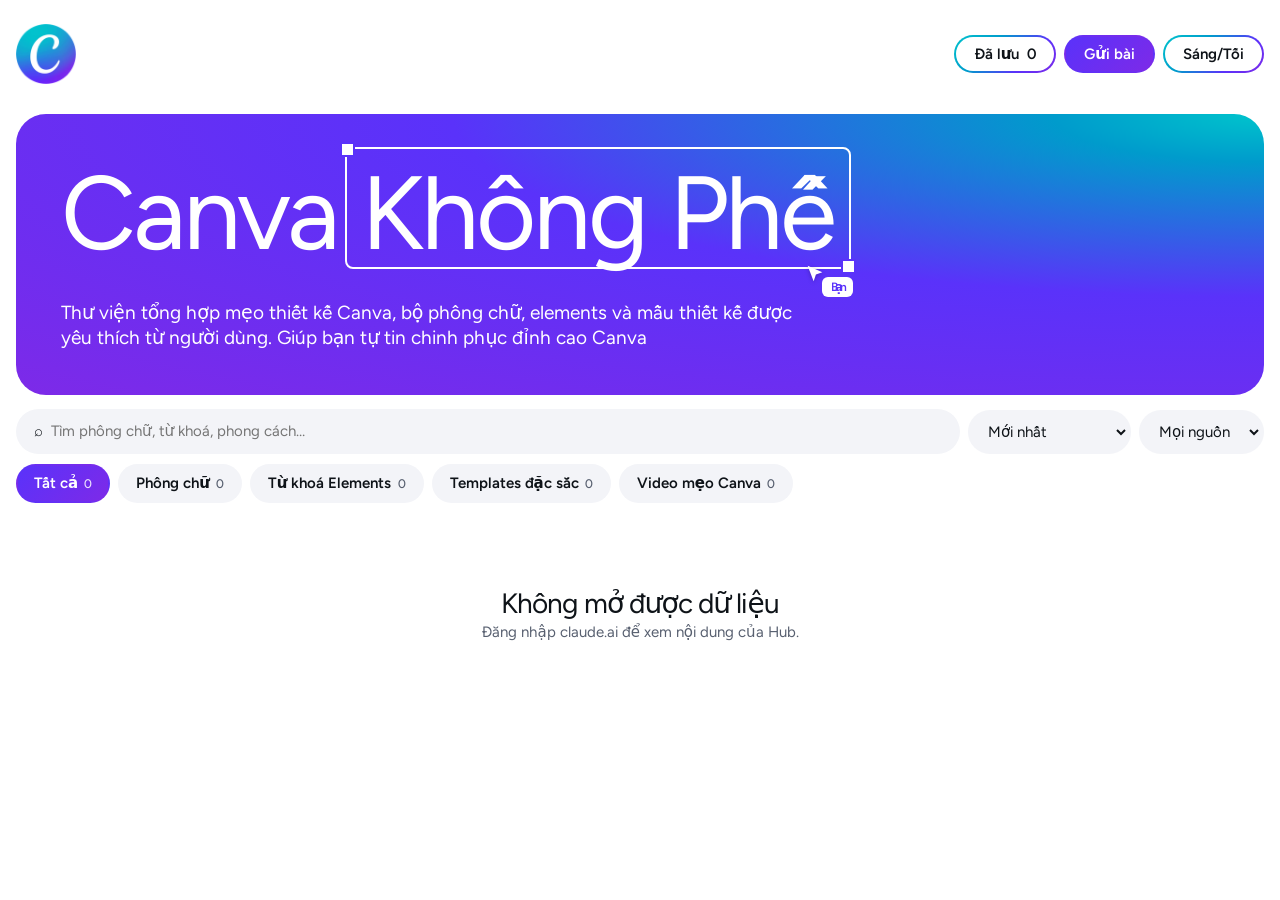
<file: Canva Hub.html>
<!doctype html><html><head><meta charset=utf8><meta name=viewport content="width=device-width,initial-scale=1,viewport-fit=cover"><style>:root{color-scheme:light;box-sizing:border-box;padding-top:env(safe-area-inset-top,0px);padding-bottom:env(safe-area-inset-bottom,0px)}html{scroll-padding-top:env(safe-area-inset-top,0px)}body{margin:0;padding:0;font:14px -apple-system,BlinkMacSystemFont,sans-serif;background:#fff;color:#000}img{max-width:100%}[hidden]:not([hidden=until-found i]){display:none!important}</style></head><body>
<title>Canva Hub</title>
<meta name="claude:viewport-fit-sides" content="cover">
<link rel="stylesheet" href="https://fonts.googleapis.com/css2?family=Figtree:wght@400;500;600&display=swap">
<style>
/* Layout: sticky toolbar (search + label chips) over a Pinterest-style masonry of UGC thumbnails; each card opens the original post. Admins also get a review queue. */
:root{
  --bg:#f5f4fb; --surface:#ffffff; --ink:#17142b; --muted:#6b6785; --line:#e1deef;
  --accent:#6a3df0; --accent-ink:#ffffff; --teal:#00a6b2; --danger:#c62a47;
  --threads:#17142b; --tiktok:#e11d62; --canvaq:#0e9aa7;
  --f-display:"Bricolage Grotesque","Segoe UI",system-ui,sans-serif;
  --f-body:"Figtree","Segoe UI",system-ui,sans-serif;
  --radius:18px;
}
@media (prefers-color-scheme:dark){:root:not([data-theme="light"]){
  --bg:#100e1c; --surface:#1b1830; --ink:#f1eefc; --muted:#9a95b8; --line:#2c2848;
  --accent:#9b7dff; --accent-ink:#100e1c; --teal:#3cd0da; --danger:#ff7a93; --threads:#f1eefc; --tiktok:#ff5c93; --canvaq:#3cd0da; color-scheme:dark}}
:root[data-theme="dark"]{
  --bg:#100e1c; --surface:#1b1830; --ink:#f1eefc; --muted:#9a95b8; --line:#2c2848;
  --accent:#9b7dff; --accent-ink:#100e1c; --teal:#3cd0da; --danger:#ff7a93; --threads:#f1eefc; --tiktok:#ff5c93; --canvaq:#3cd0da; color-scheme:dark}

*{box-sizing:border-box}
body{background:var(--bg);color:var(--ink);font-family:var(--f-body);font-size:15px;line-height:1.45;
  padding-inline:max(16px,env(safe-area-inset-left,0px)) max(16px,env(safe-area-inset-right,0px));padding-block:0 56px}
body::before{content:"";position:fixed;inset:0 0 auto;height:env(safe-area-inset-top,0px);z-index:30;background:var(--bg)}
.wrap{max-width:1280px;margin:0 auto}
a{color:inherit}
button,input,select,textarea{font:inherit;color:inherit}
:focus-visible{outline:3px solid var(--accent);outline-offset:2px}

header.top{padding-block:28px 8px;display:flex;flex-wrap:wrap;gap:12px 32px;align-items:flex-end;justify-content:space-between}
.brand{min-width:0}
.brand h1{font:800 clamp(28px,5vw,44px)/1.05 var(--f-display);letter-spacing:-.02em;margin:0;text-wrap:balance}
.brand h1 span{color:var(--accent)}
.brand p{margin:8px 0 0;color:var(--muted);max-width:56ch}
.top-actions{display:flex;gap:8px;flex-wrap:wrap}
.btn{border:1px solid var(--line);background:var(--surface);border-radius:999px;padding:9px 16px;cursor:pointer;font-weight:600}
.btn:hover{border-color:var(--accent)}
.btn.primary{background:var(--accent);color:var(--accent-ink);border-color:var(--accent)}
.btn.danger{color:var(--danger);border-color:var(--danger)}
.btn.sm{padding:6px 12px;font-size:13px}
.btn .n{font-variant-numeric:tabular-nums;margin-left:4px}
.btn .n.alert{background:var(--danger);color:#fff;border-radius:999px;padding:1px 8px}
.notice{margin:14px 0 0;font-size:13px;color:var(--muted);border:1px dashed var(--line);border-radius:12px;padding:8px 12px;display:flex;gap:10px;flex-wrap:wrap;align-items:center;justify-content:space-between}

.toolbar{position:sticky;top:env(safe-area-inset-top,0px);z-index:20;background:var(--bg);padding-block:14px 12px;display:grid;gap:10px}
.row{display:flex;gap:8px;flex-wrap:wrap;align-items:center}
.search{flex:1 1 260px;min-width:0;display:flex;align-items:center;gap:8px;background:var(--surface);border:1px solid var(--line);border-radius:999px;padding:0 16px}
.search input{border:0;background:none;outline:0;padding:11px 0;width:100%;min-width:0}
.search:focus-within{border-color:var(--accent)}
select{background:var(--surface);border:1px solid var(--line);border-radius:999px;padding:10px 14px}
.chips{display:flex;gap:8px;overflow-x:auto;padding-bottom:2px;scrollbar-width:none}
.chips::-webkit-scrollbar{display:none}
.chip{flex:none;border:1px solid var(--line);background:var(--surface);border-radius:999px;padding:8px 16px;cursor:pointer;font-weight:600;white-space:nowrap}
.chip small{color:var(--muted);font-weight:500;margin-left:6px;font-variant-numeric:tabular-nums}
.chip[aria-pressed="true"]{background:var(--ink);color:var(--bg);border-color:var(--ink)}
.chip[aria-pressed="true"] small{color:inherit;opacity:.7}

.grid{columns:5 210px;column-gap:16px;margin-top:8px}
.card{break-inside:avoid;margin:0 0 16px;position:relative;display:block}
.card>a{display:block;text-decoration:none;border-radius:var(--radius);overflow:hidden}
.thumb{position:relative;border-radius:var(--radius);overflow:hidden;width:100%;display:flex;flex-direction:column;justify-content:center;align-items:center;padding:14px;isolation:isolate}
.thumb img{position:absolute;inset:0;width:100%;height:100%;object-fit:cover;z-index:-1}
.go{position:absolute;inset:auto 0 0 0;padding:34px 14px 12px;color:#fff;font-weight:600;font-size:13px;background:linear-gradient(transparent,rgba(10,8,25,.78));opacity:0;transition:opacity .15s;z-index:2}
.card:hover .go,.card>a:focus-visible .go{opacity:1}
@media (hover:none){.go{opacity:1;padding-top:26px}}
.meta{padding:10px 4px 0}
.meta h3{margin:0;font-size:14px;font-weight:600;line-height:1.3;text-wrap:balance}
.by{display:flex;gap:8px;align-items:center;margin-top:6px;font-size:12.5px;color:var(--muted);min-width:0}
.by .who{overflow:hidden;text-overflow:ellipsis;white-space:nowrap;flex:1;min-width:0}
.src{flex:none;font-size:11px;font-weight:700;letter-spacing:.04em;text-transform:uppercase;padding:2px 8px;border-radius:999px;border:1px solid currentColor}
.src.threads{color:var(--threads)} .src.tiktok{color:var(--tiktok)} .src.canva{color:var(--canvaq)}
.save{position:absolute;top:10px;right:10px;z-index:3;width:36px;height:36px;border-radius:50%;border:0;background:rgba(255,255,255,.92);color:#17142b;cursor:pointer;display:grid;place-items:center;opacity:0;transition:opacity .15s}
.card:hover .save,.save:focus-visible,.save[aria-pressed="true"]{opacity:1}
@media (hover:none){.save{opacity:1}}
.save[aria-pressed="true"]{background:var(--accent);color:#fff}
.tag{position:absolute;top:10px;left:10px;z-index:3;font-size:11px;font-weight:700;background:rgba(255,255,255,.92);color:#17142b;border-radius:999px;padding:3px 10px}
.del{flex:none;border:0;background:none;color:var(--danger);font-size:12px;font-weight:600;cursor:pointer;padding:2px 4px}

/* thumbnail styles per label */
.t-font{background:var(--bgc);color:var(--fgc);text-align:center;gap:6px}
.t-font .aa{font-size:76px;line-height:1}
.t-font .sample{font-size:22px;line-height:1.15;overflow-wrap:anywhere}
.t-font .fn{font:600 11px var(--f-body);letter-spacing:.08em;text-transform:uppercase;opacity:.65;margin-top:8px}
.t-el{background:var(--bgc);gap:14px;color:#17142b}
.kbar{width:100%;background:#fff;border-radius:999px;padding:10px 14px;font-weight:600;font-size:14px;box-shadow:0 2px 10px rgba(30,20,80,.12);display:flex;gap:8px;align-items:center;min-width:0}
.kbar span{overflow:hidden;text-overflow:ellipsis;white-space:nowrap}
.shapes{display:flex;gap:8px;flex-wrap:wrap;justify-content:center}
.shapes i{display:block;width:44px;height:44px;background:var(--c)}
.shapes i:nth-child(3n+1){border-radius:50%}
.shapes i:nth-child(3n+2){border-radius:14px 14px 14px 2px}
.shapes i:nth-child(3n){clip-path:polygon(50% 0,100% 100%,0 100%)}
.t-tpl{background:linear-gradient(160deg,var(--c1),var(--c2));align-items:stretch;justify-content:flex-end;color:#fff;padding:18px}
.t-tpl .ttl{font-family:"Playfair Display",serif;font-weight:700;font-size:26px;line-height:1.05;text-wrap:balance;overflow-wrap:anywhere}
.t-tpl .ln{height:6px;border-radius:3px;background:rgba(255,255,255,.55);margin-top:8px;width:70%}
.t-tpl .ln+.ln{width:48%}
.t-tpl .blob{position:absolute;top:-30px;right:-30px;width:120px;height:120px;border-radius:50%;background:rgba(255,255,255,.2);z-index:-1}
.t-vid{background:linear-gradient(170deg,#2b1f63,#0d0a20);color:#fff;gap:12px}
.play{width:54px;height:54px;border-radius:50%;background:rgba(255,255,255,.18);display:grid;place-items:center;backdrop-filter:blur(4px)}
.play:after{content:"";border-left:16px solid #fff;border-block:10px solid transparent;margin-left:4px}
.t-vid .cap{font:800 19px/1.15 var(--f-display);text-align:center;text-wrap:balance;overflow-wrap:anywhere}
.thumb .play.ovl{position:absolute;inset:0;margin:auto;background:rgba(15,10,40,.5);z-index:1}
.dur{position:absolute;bottom:10px;left:12px;font-size:11px;font-weight:700;background:rgba(0,0,0,.5);border-radius:6px;padding:2px 6px;font-variant-numeric:tabular-nums}

.empty{text-align:center;padding:64px 16px;color:var(--muted)}
.empty b{display:block;font:800 22px var(--f-display);color:var(--ink);margin-bottom:6px}

dialog{border:1px solid var(--line);border-radius:22px;background:var(--surface);color:var(--ink);padding:0;width:min(520px,calc(100vw - 32px));max-height:calc(100dvh - 32px)}
dialog::backdrop{background:rgba(10,8,25,.55)}
.dlg{padding:22px;display:grid;gap:14px}
.dlg h2{font:800 22px var(--f-display);margin:0}
.dlg label{display:grid;gap:6px;font-weight:600;font-size:13px}
.dlg input,.dlg select,.dlg textarea{background:var(--bg);border:1px solid var(--line);border-radius:12px;padding:10px 12px;font-weight:400;width:100%}
.dlg textarea{min-height:150px;resize:vertical;font-family:ui-monospace,Menlo,Consolas,monospace;font-size:13px}
.hint{font-size:12px;color:var(--muted);font-weight:400}
.form-row{display:flex;gap:8px;justify-content:flex-end;flex-wrap:wrap}
.queue{display:grid;gap:12px;max-height:60dvh;overflow:auto}
.q-item{display:grid;grid-template-columns:72px 1fr;gap:12px;align-items:start;border:1px solid var(--line);border-radius:14px;padding:10px}
.q-item .mini{width:72px;border-radius:10px;overflow:hidden;font-size:9px}
.q-item .mini .thumb{padding:6px;border-radius:10px}
.q-item .mini .aa{font-size:26px}.q-item .mini .sample,.q-item .mini .fn,.q-item .mini .cap,.q-item .mini .ttl,.q-item .mini .kbar,.q-item .mini .shapes{display:none}
.q-body{min-width:0;display:grid;gap:4px}
.q-body b{overflow-wrap:anywhere}
.q-body a{color:var(--accent);font-size:13px;overflow-wrap:anywhere}
.q-actions{display:flex;gap:8px;margin-top:4px;flex-wrap:wrap}
.urlrow{display:flex;gap:8px}
.urlrow input{flex:1;min-width:0}
.pv{display:flex;gap:10px;align-items:center;font-size:12px;color:var(--muted);font-weight:400}
.pv img{width:56px;height:56px;object-fit:cover;border-radius:10px;border:1px solid var(--line)}
.badge{flex:none;font-size:11px;font-weight:700;color:var(--danger);border:1px solid var(--danger);border-radius:999px;padding:1px 8px}
.del.edit{color:var(--accent)}
.mx{display:flex;gap:14px;margin-top:6px;font-size:12px;color:var(--muted);font-variant-numeric:tabular-nums;flex-wrap:wrap}
.mx span{display:inline-flex;gap:5px;align-items:center}
.mx b{color:var(--ink);font-weight:600}
fieldset.mxset{border:0;padding:0;margin:0;display:grid;gap:8px}
fieldset.mxset legend{font-weight:600;font-size:13px;padding:0;margin-bottom:6px}
.mxgrid{display:grid;grid-template-columns:repeat(3,minmax(0,1fr));gap:8px}
.admbar{position:absolute;top:44px;left:10px;z-index:4;display:grid;gap:6px;justify-items:start}
.admbar button{background:#17142b;color:#fff;border:1px solid rgba(255,255,255,.35);border-radius:999px;padding:4px 12px;font-size:12px;font-weight:600;cursor:pointer}
.admbar button:hover{background:var(--accent);border-color:var(--accent)}
.admbar .rm{background:#c62a47;border-color:#c62a47}
button.badge{background:none;cursor:pointer}
button.badge:hover{background:var(--danger);color:#fff}
.toast{position:fixed;left:50%;transform:translateX(-50%);bottom:max(20px,env(safe-area-inset-bottom,0px));background:var(--ink);color:var(--bg);padding:10px 18px;border-radius:999px;font-weight:600;z-index:60;max-width:calc(100vw - 32px)}
@media (prefers-reduced-motion:reduce){*{transition:none!important}}

/* ===== Lớp thương hiệu Canva =====
   Gradient lõi: Canva Turq #00C4CC, Canva Blue #009BCC, Canva Dark Turq #5A32FA, Canva Purple #7D2AE8.
   Chữ trắng chỉ đặt trên vùng gradient tối (từ #009BCC trở đi cho chữ lớn, #5A32FA trở đi cho chữ nhỏ).
   Canva Sans không có trên Google Fonts: dùng Figtree làm phông thay thế. Khi có tệp phông Canva Sans
   được cấp phép, thêm @font-face tên "Canva Sans" và "Canva Sans Display", giao diện sẽ tự dùng. */
:root{
  --g-turq:#00c4cc; --g-blue:#009bcc; --g-dturq:#5a32fa; --g-purple:#7d2ae8;
  --bg:#ffffff; --surface:#ffffff; --surface-2:#f3f4f8; --ink:#0e1318; --muted:#586070; --line:#e3e6ec;
  --accent:#5a32fa; --accent-ink:#ffffff; --danger:#c62a47;
  --threads:#0e1318; --tiktok:#0e1318; --canvaq:#0e1318;
  --grad-core:radial-gradient(farthest-corner at 100% 0%,#00c4cc 0%,#009bcc 12%,#5a32fa 46%,#7d2ae8 100%);
  --grad-ui:linear-gradient(135deg,#5a32fa,#7d2ae8);
  --grad-ring:linear-gradient(135deg,#00c4cc,#009bcc 35%,#5a32fa 70%,#7d2ae8);
  --f-display:"Canva Sans Display","Canva Sans","Figtree","Segoe UI",system-ui,sans-serif;
  --f-body:"Canva Sans","Figtree","Segoe UI",system-ui,sans-serif;
  --radius:24px; --panel:30px;
  color-scheme:light;
}
@media (prefers-color-scheme:dark){:root:not([data-theme="light"]){
  --bg:#0e1318; --surface:#161c24; --surface-2:#1e2530; --ink:#f4f6f9; --muted:#a3acba; --line:#29313c;
  --accent:#a48cff; --accent-ink:#0e1318; --danger:#ff7a93; --threads:#f4f6f9; --tiktok:#f4f6f9; --canvaq:#f4f6f9; color-scheme:dark}}
:root[data-theme="dark"]{
  --bg:#0e1318; --surface:#161c24; --surface-2:#1e2530; --ink:#f4f6f9; --muted:#a3acba; --line:#29313c;
  --accent:#a48cff; --accent-ink:#0e1318; --danger:#ff7a93; --threads:#f4f6f9; --tiktok:#f4f6f9; --canvaq:#f4f6f9; color-scheme:dark}

[hidden]{display:none!important}
body{font-family:var(--f-body);line-height:1.25}
h1,h2,.empty b,.dlg h2,.panel h2{font-family:var(--f-display);font-weight:400;letter-spacing:-.03em;line-height:1}
.dlg h2{font-size:30px}
.empty b{font-size:28px}

/* khung trên cùng: logo ở góc trên bên trái, chừa khoảng trống 0,5 chiều cao logo */
.topbar{display:flex;flex-wrap:wrap;gap:30px;align-items:center;justify-content:space-between;padding-block:24px 0}
.logo{display:block;flex:none;width:60px;height:60px;border-radius:50%}
.logo img{display:block;width:60px;height:60px}

/* hero: panel bo 30px, khoảng đệm 45px, gradient lõi, chữ trắng ở vùng tối */
.hero{position:relative;margin-top:30px;padding:45px;border-radius:var(--panel);background:var(--grad-core);color:#fff;overflow:hidden;display:grid;gap:34px}
.hero h1{margin:0;font-size:clamp(46px,9vw,104px);text-wrap:balance}
.hero p{margin:0;max-width:62ch;font-size:clamp(16px,1.6vw,19px);line-height:1.3}
.hero .sel{position:relative;display:inline-block;padding:.12em .14em .02em;margin:-.12em -.14em -.02em;border:2px solid #fff;border-radius:8px}
.hero .sel::before,.hero .sel::after{content:"";position:absolute;width:11px;height:11px;background:#fff;border:2px solid #5a32fa;border-radius:2px}
.hero .sel::before{top:-7px;left:-7px}
.hero .sel::after{bottom:-7px;right:-7px}
.hero .cursor{position:absolute;right:-4px;bottom:-30px;display:flex;align-items:flex-start;gap:0;pointer-events:none}
.hero .cursor svg{display:block;width:22px;height:22px;filter:drop-shadow(0 1px 2px rgba(0,0,0,.25))}
.hero .cursor b{margin:14px 0 0 -4px;padding:3px 9px;border-radius:6px;background:#fff;color:#5a32fa;font:600 12px/1.2 var(--f-body)}
@media (max-width:560px){.hero{padding:24px;gap:44px}}

/* nút: viền gradient, nút chính tô gradient */
.btn{border:2px solid transparent;background:linear-gradient(var(--surface),var(--surface)) padding-box,var(--grad-ring) border-box;color:var(--ink);padding:8px 18px;text-decoration:none}
.btn:hover{border-color:transparent;background:linear-gradient(var(--surface-2),var(--surface-2)) padding-box,var(--grad-ring) border-box}
.btn.primary{background:var(--grad-ui);color:#fff;border-color:transparent}
.btn.primary:hover{filter:brightness(1.1)}
.btn.danger{color:var(--danger);background:linear-gradient(var(--surface),var(--surface)) padding-box,linear-gradient(var(--danger),var(--danger)) border-box}
.btn.sm{padding:5px 13px}

/* thanh công cụ */
.toolbar{background:var(--bg)}
.search{background:var(--surface-2);border:2px solid transparent}
.search:focus-within{background:linear-gradient(var(--surface),var(--surface)) padding-box,var(--grad-ring) border-box}
select{background:var(--surface-2);border:2px solid transparent;color:var(--ink)}
.chip{background:var(--surface-2);border:2px solid transparent;color:var(--ink)}
.chip:hover{background:linear-gradient(var(--surface),var(--surface)) padding-box,var(--grad-ring) border-box}
.chip[aria-pressed="true"]{background:var(--grad-ui);color:#fff;border-color:transparent}
.chip[aria-pressed="true"] small{opacity:.85}

/* thẻ */
.card>a,.thumb{border-radius:var(--radius)}
.src{text-transform:none;letter-spacing:0;font-weight:600;font-size:11.5px;color:var(--ink)}
.src.threads,.src.tiktok,.src.canva{color:var(--ink)}
.save[aria-pressed="true"]{background:var(--grad-ui);color:#fff}
.t-font .fn{text-transform:none;letter-spacing:0}
.t-tpl .ttl{font-family:var(--f-body);font-weight:600}
.t-vid{background:linear-gradient(160deg,#5a32fa,#7d2ae8)}
.t-vid .cap{font-family:var(--f-display);font-weight:400;font-size:22px;letter-spacing:-.03em;line-height:1.05}

/* hộp thoại, thông báo */
dialog{border-radius:var(--panel)}
.notice{background:var(--surface-2);border:0;border-radius:16px}
.admbar button{background:#0e1318}
.admbar button:hover{background:var(--grad-ui);border-color:transparent}
.toast{background:var(--ink);color:var(--bg)}
</style>

<div class="wrap">
  <header class="topbar">
    <span class="logo"><img src="[data-uri]" alt="Canva" width="60" height="60"></span>
    <div class="top-actions">
      <button class="btn" id="savedBtn" type="button" aria-pressed="false">Đã lưu <span class="n" id="savedCount">0</span></button>
      <button class="btn" id="queueBtn" type="button" hidden>Hàng chờ duyệt <span class="n" id="queueCount">0</span></button>
      <button class="btn" id="bulkBtn" type="button" hidden>Nhập hàng loạt</button>
      <button class="btn" id="enrichBtn" type="button" hidden>Tự lấy ảnh</button>
      <button class="btn primary" id="addBtn" type="button">Gửi bài</button>
      <button class="btn" id="themeBtn" type="button" aria-label="Đổi giao diện sáng tối">Sáng/Tối</button>
    </div>
  </header>
  <section class="hero" aria-labelledby="heroTitle">
    <h1 id="heroTitle">Canva <span class="sel">Không Phế<span class="cursor" aria-hidden="true"><svg viewBox="0 0 24 24"><path d="M4 3l16 7-7 2.5L10.5 20z" fill="#fff"/></svg><b>Bạn</b></span></span></h1>
    <p>Thư viện tổng hợp mẹo thiết kế Canva, bộ phông chữ, elements và mẫu thiết kế được yêu thích từ người dùng. Giúp bạn tự tin chinh phục đỉnh cao Canva</p>
  </section>
  <div class="notice" id="notice" hidden></div>

  <div class="toolbar">
    <div class="row">
      <label class="search"><span aria-hidden="true">⌕</span><input id="q" type="search" placeholder="Tìm phông chữ, từ khoá, phong cách…" aria-label="Tìm kiếm"></label>
      <select id="sort" aria-label="Sắp xếp"><option value="new">Mới nhất</option><option value="views">Nhiều lượt xem</option><option value="eng">Nhiều tương tác</option></select>
      <select id="plat" aria-label="Nguồn"><option value="">Mọi nguồn</option><option value="threads">Threads</option><option value="tiktok">TikTok</option><option value="canva">Link Canva</option></select>
    </div>
    <div class="chips" id="chips" role="group" aria-label="Nhãn nội dung"></div>
  </div>

  <main><div class="grid" id="grid"></div><div class="empty" id="empty" hidden></div></main>
</div>

<input type="file" id="quickImg" accept="image/*" hidden>
<dialog id="dlg">
  <form class="dlg" id="form" method="dialog">
    <h2 id="f-h">Gửi bài</h2>
    <p class="hint" id="f-sub"></p>
    <label for="f-url">Link bài viết, video hoặc template
      <span class="urlrow"><input id="f-url" type="url" required placeholder="https://www.threads.net/… hoặc tiktok.com/… hoặc canva.com/…"><button type="button" class="btn sm" id="f-fetch" hidden>Lấy từ link</button></span>
      <span class="hint" id="f-detect">Nguồn sẽ tự nhận diện từ link.</span>
      <span class="hint" id="f-status" role="status" hidden></span>
      <span class="pv" id="f-pv" hidden><img id="f-pvimg" alt=""><span>Ảnh lấy từ bài. Tải ảnh khác bên dưới nếu muốn thay.</span></span></label>
    <label for="f-title">Tiêu đề<input id="f-title" required maxlength="90" placeholder="VD: 5 phông chữ serif cho poster cổ điển"></label>
    <label for="f-label">Nhãn<select id="f-label"></select></label>
    <label for="f-by">Người sáng tạo<input id="f-by" maxlength="40" placeholder="@tên_người_dùng"></label>
    <label for="f-detail">Tên phông chữ hoặc từ khoá<input id="f-detail" maxlength="40" placeholder="VD: Playfair Display"></label>
    <label for="f-img">Ảnh thumbnail (tuỳ chọn)<input id="f-img" type="file" accept="image/*"><span class="hint">Chọn tệp hoặc dán ảnh bằng Ctrl/Cmd+V khi form đang mở. Nếu bỏ trống, Hub giữ ảnh hiện có hoặc tạo thumbnail theo nhãn.</span></label>
    <fieldset class="mxset" id="f-metrics" hidden><legend>Số liệu của bài (tuỳ chọn)</legend>
      <div class="mxgrid">
        <label for="m-views">Lượt xem<input id="m-views" type="number" min="0" inputmode="numeric"></label>
        <label for="m-likes">Like<input id="m-likes" type="number" min="0" inputmode="numeric"></label>
        <label for="m-comments">Comment<input id="m-comments" type="number" min="0" inputmode="numeric"></label>
        <label for="m-saves">Save<input id="m-saves" type="number" min="0" inputmode="numeric"></label>
        <label for="m-reposts">Repost<input id="m-reposts" type="number" min="0" inputmode="numeric"></label>
        <label for="m-shares">Share<input id="m-shares" type="number" min="0" inputmode="numeric"></label>
      </div>
      <span class="hint">Tương tác trên thẻ = like + comment + save + repost + share.</span>
    </fieldset>
    <div class="form-row"><button type="button" class="btn" data-close>Huỷ</button><button class="btn primary" type="submit" id="f-submit">Gửi bài</button></div>
  </form>
</dialog>

<dialog id="qdlg">
  <div class="dlg">
    <h2>Hàng chờ duyệt</h2>
    <div class="queue" id="queueList"></div>
    <div class="form-row"><button type="button" class="btn" data-close>Đóng</button></div>
  </div>
</dialog>

<dialog id="bdlg">
  <form class="dlg" id="bform" method="dialog">
    <h2>Nhập hàng loạt</h2>
    <label for="b-text">Mỗi dòng một bài
      <textarea id="b-text" placeholder="https://www.threads.net/@user/post/abc | font | 5 phông serif cho poster | @user | Playfair Display
https://www.tiktok.com/@user/video/123 | video | Mẹo căn chỉnh nhanh | @user
https://www.canva.com/design/... | template | Menu quán cà phê"></textarea>
      <span class="hint">Định dạng: link | nhãn | tiêu đề | người sáng tạo | tên font hoặc từ khoá. Nhãn là font, element, template hoặc video. Chỉ link là bắt buộc. Tối đa 200 dòng.</span></label>
    <div class="form-row"><button type="button" class="btn" data-close>Huỷ</button><button class="btn primary" type="submit" id="b-submit">Đăng lên Hub</button></div>
  </form>
</dialog>

<script>
const LABELS=[
  {id:"font",name:"Phông chữ"},
  {id:"element",name:"Từ khoá Elements"},
  {id:"template",name:"Templates đặc sắc"},
  {id:"tutorial",name:"Video mẹo Canva"}
];
const LABEL_ALIAS={font:"font","phông":"font","phông chữ":"font",element:"element",elements:"element","từ khoá":"element",template:"template",templates:"template",video:"tutorial",tutorial:"tutorial","mẹo":"tutorial"};
const SRC={threads:"Threads",tiktok:"TikTok",canva:"Canva"};
const PALETTES=[
  {bgc:"#f3e6d3",fgc:"#4a2a14",c1:"#8a6f5a",c2:"#d8c3a5",cols:["#c0764a","#e8b04a","#5b8a72"]},
  {bgc:"#fde4ec",fgc:"#8a1c4a",c1:"#7e57c2",c2:"#f48fb1",cols:["#f06292","#ffd54f","#4dd0e1","#9575cd"]},
  {bgc:"#e4e8ff",fgc:"#26307a",c1:"#0b3d4d",c2:"#1aa6b7",cols:["#3f51b5","#ff7043","#26a69a"]},
  {bgc:"#e7f7ec",fgc:"#1f6b3a",c1:"#5b3a29",c2:"#c08552",cols:["#2e7d32","#ffb300","#8e24aa"]},
  {bgc:"#17142b",fgc:"#ffe14d",c1:"#2b1f63",c2:"#d4568a",cols:["#ffe14d","#ff6f91","#7c4dff"]},
  {bgc:"#e0f4f6",fgc:"#0b6b75",c1:"#0e6f7a",c2:"#7bdcb5",cols:["#00a6b2","#ff8a65","#7e57c2"]}
];
const $=s=>document.querySelector(s);
const esc=s=>String(s??"").replace(/[&<>"']/g,c=>({"&":"&amp;","<":"&lt;",">":"&gt;",'"':"&quot;","'":"&#39;"}[c]));
const labelName=id=>LABELS.find(l=>l.id===id)?.name||"";
const detect=u=>/threads\.(net|com)/i.test(u)?"threads":/tiktok\.com/i.test(u)?"tiktok":/canva\.(com|link)/i.test(u)?"canva":null;
const isHttp=u=>/^https?:\/\//i.test(u||"");
const hash=s=>{let h=0;for(const c of String(s))h=(h*31+c.charCodeAt(0))>>>0;return h};
const store={
  get(k,d){try{const v=localStorage.getItem(k);return v?JSON.parse(v):d}catch(e){return d}},
  set(k,v){try{localStorage.setItem(k,JSON.stringify(v))}catch(e){}}
};

let db=null,user=null,isAdmin=false,canWrite=null;
let items=[],pending=[],loaded=false;
let saved=new Set(store.get("hub.saved",[]));
const state={label:"",q:"",plat:"",onlySaved:false,sort:"new"};
let confirmDel=null;

// ---- fonts: load a Google Font by name when a font item names one
const fontsLoaded=new Set();
function fontFamily(name){
  if(!name||!/^[A-Za-z0-9 \-]{2,40}$/.test(name))return null;
  if(!fontsLoaded.has(name)){
    fontsLoaded.add(name);
    const l=document.createElement("link");l.rel="stylesheet";
    l.href="https://fonts.googleapis.com/css2?family="+encodeURIComponent(name).replace(/%20/g,"+")+"&display=swap";
    document.head.append(l);
  }
  return `'${name}',var(--f-display)`;
}

// ---- thumbnails
function thumb(it){
  const style=`aspect-ratio:200/${Math.min(500,Math.max(140,+it.h||260))}`;
  const p={...PALETTES[hash(it.title||it.url)%PALETTES.length],...Object.fromEntries(Object.entries(it).filter(([k])=>["bgc","fgc","c1","c2","cols"].includes(k)&&it[k]))};
  if(typeof it.img==="string"&&it.img.startsWith("data:image/"))
    return `<div class="thumb" style="${style}"><img src="${it.img}" alt="" loading="lazy">${it.label==="tutorial"?'<div class="play ovl"></div>':""}</div>`;
  if(it.label==="font"){
    const ff=fontFamily(it.detail)||"var(--f-display)";
    return `<div class="thumb t-font" style="${style};--bgc:${esc(p.bgc)};--fgc:${esc(p.fgc)};font-family:${ff}"><div class="aa">Aa</div><div class="sample">${esc(it.sample||it.detail||it.title)}</div><div class="fn">${esc(it.detail||"")}</div></div>`;
  }
  if(it.label==="element"){
    const cols=(p.cols||[]).map(c=>`<i style="--c:${esc(c)}"></i>`).join("");
    return `<div class="thumb t-el" style="${style};--bgc:${esc(p.bgc)}"><div class="kbar"><span aria-hidden="true">⌕</span><span>${esc(it.detail||it.title)}</span></div><div class="shapes">${cols}</div></div>`;
  }
  if(it.label==="template"){
    return `<div class="thumb t-tpl" style="${style};--c1:${esc(p.c1)};--c2:${esc(p.c2)}"><span class="blob"></span><div class="ttl">${esc(it.ttl||it.title)}</div><div class="ln"></div><div class="ln"></div></div>`;
  }
  return `<div class="thumb t-vid" style="${style}"><div class="play"></div><div class="cap">${esc(it.cap||it.title)}</div>${it.dur?`<span class="dur">${esc(it.dur)}</span>`:""}</div>`;
}
const SAVE_SVG='<svg width="16" height="16" viewBox="0 0 24 24" fill="currentColor" aria-hidden="true"><path d="M6 3h12a1 1 0 0 1 1 1v17l-7-4-7 4V4a1 1 0 0 1 1-1z"/></svg>';

function card(it){
  if(!isHttp(it.url))return "";
  const on=saved.has(it.id),src=SRC[it.src]?it.src:(detect(it.url)||"canva");
  const delBtn=isAdmin?`<div class="admbar"><button type="button" data-edit="${esc(it.id)}">Sửa</button><button type="button" data-img="${esc(it.id)}">Đổi ảnh</button><button type="button" class="rm" data-del="${esc(it.id)}">${confirmDel===it.id?"Chắc chắn xoá?":"Xoá"}</button></div>`:"";
  const badge=it.needsReview?`<button type="button" class="badge" data-edit="${esc(it.id)}">Cần bổ sung · Sửa</button>`:"";
  return `<article class="card">
    <a href="${esc(it.url)}" target="_blank" rel="noopener noreferrer" aria-label="${esc(it.title)} (mở ${SRC[src]})">
      ${thumb(it)}<span class="go">Mở trên ${SRC[src]} ↗</span>
    </a>
    <span class="tag">${labelName(it.label)}</span>${delBtn}
    <button class="save" type="button" data-id="${esc(it.id)}" aria-pressed="${on}" aria-label="Lưu">${SAVE_SVG}</button>
    <div class="meta"><h3>${esc(it.title)}</h3><div class="by"><span class="src ${src}">${SRC[src]}</span>${badge}<span class="who">${esc(it.by||"")}</span></div>${metrics(it)}</div>
  </article>`;
}

// ---- metrics: views + total engagement (like + comment + save + repost + share)
const PARTS=["likes","comments","saves","reposts","shares"];
const num=v=>typeof v==="number"&&isFinite(v)&&v>=0?v:null;
function engagement(it){
  const e=num(it.engagement);if(e!==null)return e;
  const ps=PARTS.map(k=>num(it[k])).filter(v=>v!==null);
  return ps.length?ps.reduce((a,b)=>a+b,0):null;
}
function fmt(n){
  if(n===null)return "—";
  if(n>=1e6)return (n/1e6).toFixed(1).replace(/\.0$/,"")+"M";
  if(n>=1e3)return (n/1e3).toFixed(n>=1e4?0:1).replace(/\.0$/,"")+"K";
  return String(n);
}
const EYE='<svg width="14" height="14" viewBox="0 0 24 24" fill="none" stroke="currentColor" stroke-width="2" stroke-linecap="round" stroke-linejoin="round" aria-hidden="true"><path d="M2 12s3.6-7 10-7 10 7 10 7-3.6 7-10 7S2 12 2 12z"/><circle cx="12" cy="12" r="3"/></svg>';
const HEART='<svg width="14" height="14" viewBox="0 0 24 24" fill="none" stroke="currentColor" stroke-width="2" stroke-linecap="round" stroke-linejoin="round" aria-hidden="true"><path d="M20.8 5.6a5.2 5.2 0 0 0-7.4 0L12 7l-1.4-1.4a5.2 5.2 0 0 0-7.4 7.4L12 21.8l8.8-8.8a5.2 5.2 0 0 0 0-7.4z"/></svg>';
function metrics(it){
  const v=num(it.views),e=engagement(it);
  return `<div class="mx"><span title="Lượt xem">${EYE}<b>${fmt(v)}</b> xem</span><span title="Tương tác: like + comment + save + repost + share">${HEART}<b>${fmt(e)}</b> tương tác</span></div>`;
}
const SORTS={
  new:(a,b)=>(b.createdAt||0)-(a.createdAt||0),
  views:(a,b)=>(num(b.views)??-1)-(num(a.views)??-1),
  eng:(a,b)=>(engagement(b)??-1)-(engagement(a)??-1)
};

// ---- filtering + render
function filtered(skipLabel){
  const q=state.q.trim().toLowerCase();
  const out=items.filter(it=>
    (isAdmin||!it.needsReview)&&
    (skipLabel||!state.label||it.label===state.label)&&
    (!state.plat||it.src===state.plat)&&
    (!state.onlySaved||saved.has(it.id))&&
    (!q||[it.title,it.detail,it.by,it.sample,it.cap,it.ttl,labelName(it.label)].join(" ").toLowerCase().includes(q)));
  return out.sort(SORTS[state.sort]||SORTS.new);
}
function renderChips(){
  const base=filtered(true);
  const chips=[{id:"",name:"Tất cả",n:base.length},...LABELS.map(l=>({...l,n:base.filter(i=>i.label===l.id).length}))];
  $("#chips").innerHTML=chips.map(c=>`<button class="chip" type="button" data-l="${c.id}" aria-pressed="${state.label===c.id}">${c.name}<small>${c.n}</small></button>`).join("");
}
function renderEmpty(list){
  const e=$("#empty");
  if(!db){e.hidden=false;e.innerHTML="<b>Không mở được dữ liệu</b>Đăng nhập claude.ai để xem nội dung của Hub.";return}
  if(!loaded){e.hidden=false;e.innerHTML="<b>Đang tải…</b>";return}
  if(list.length){e.hidden=true;return}
  e.hidden=false;
  if(!items.length)e.innerHTML=isAdmin
    ?"<b>Hub chưa có bài nào</b>Bấm “Đăng bài” để thêm từng bài, hoặc “Nhập hàng loạt” để dán danh sách link."
    :"<b>Hub chưa có bài nào</b>Nội dung sẽ xuất hiện khi được duyệt. Bạn có thể gửi bài bằng nút “Gửi bài”.";
  else e.innerHTML="<b>Chưa có nội dung phù hợp</b>Thử bỏ bộ lọc hoặc đổi từ khoá tìm kiếm.";
}
function renderNotice(){
  const n=$("#notice"),demo=items.filter(i=>i.demo).length;
  if(isAdmin&&demo){
    n.hidden=false;
    n.innerHTML=`<span>${demo} bài mẫu đang hiện trên Hub. Link của chúng dẫn tới trang tìm kiếm, không phải bài thật.</span><button class="btn sm danger" type="button" id="clearDemo">Xoá bài mẫu</button>`;
  }else n.hidden=true;
}
function render(){
  const list=filtered();
  $("#grid").innerHTML=list.map(card).join("");
  renderEmpty(list);
  renderNotice();
  $("#savedCount").textContent=saved.size;
  $("#savedBtn").setAttribute("aria-pressed",state.onlySaved);
  $("#queueBtn").hidden=!isAdmin;$("#bulkBtn").hidden=!isAdmin;
  const todo=items.filter(i=>!i.img&&!i.demo).length;
  $("#enrichBtn").hidden=!isAdmin||(!todo&&!enriching);
  if(!enriching)$("#enrichBtn").textContent=`Tự lấy ảnh (${todo})`;
  $("#queueCount").textContent=pending.length;
  $("#queueCount").classList.toggle("alert",pending.length>0);
  $("#addBtn").textContent=isAdmin?"Đăng bài":"Gửi bài";
  renderChips();
  if($("#qdlg").open)renderQueue();
}

// ---- events
$("#chips").addEventListener("click",e=>{const b=e.target.closest("[data-l]");if(!b)return;state.label=b.dataset.l;render()});
$("#q").addEventListener("input",e=>{state.q=e.target.value;render()});
$("#plat").addEventListener("change",e=>{state.plat=e.target.value;render()});
$("#sort").addEventListener("change",e=>{state.sort=e.target.value;render()});
$("#savedBtn").addEventListener("click",()=>{state.onlySaved=!state.onlySaved;render()});
$("#themeBtn").addEventListener("click",()=>{
  const r=document.documentElement;
  const dark=r.dataset.theme?r.dataset.theme==="dark":matchMedia("(prefers-color-scheme:dark)").matches;
  r.dataset.theme=dark?"light":"dark";
});
document.addEventListener("click",e=>{if(e.target.closest("[data-close]"))e.target.closest("dialog").close()});
function toast(m){const t=document.createElement("div");t.className="toast";t.setAttribute("role","status");t.textContent=m;document.body.append(t);setTimeout(()=>t.remove(),2600)}
const errMsg=e=>e&&e.code==="invalid_argument"?"Bạn chưa có quyền ghi dữ liệu. Nhờ chủ Hub cấp quyền Contributor.":e&&e.code==="quota_exceeded"?"Kho dữ liệu đã đầy.":"Có lỗi, thử lại sau ít phút.";

$("#grid").addEventListener("click",async e=>{
  const s=e.target.closest(".save");
  if(s){
    const id=s.dataset.id;saved.has(id)?saved.delete(id):saved.add(id);
    store.set("hub.saved",[...saved]);
    if(state.onlySaved)render();else{s.setAttribute("aria-pressed",saved.has(id));$("#savedCount").textContent=saved.size}
    return;
  }
  const im=e.target.closest("[data-img]");
  if(im&&isAdmin){imgTarget=im.dataset.img;$("#quickImg").value="";$("#quickImg").click();return}
  const ed=e.target.closest("[data-edit]");
  if(ed&&isAdmin){openForm(items.find(i=>i.id===ed.dataset.edit));return}
  const d=e.target.closest("[data-del]");
  if(d&&isAdmin){
    const id=d.dataset.del;
    if(confirmDel!==id){confirmDel=id;render();return}
    confirmDel=null;
    try{await db.doc("items/"+id).delete();toast("Đã xoá bài")}catch(err){toast(errMsg(err))}
  }
});
// Đổi ảnh nhanh: chọn file từ thẻ, hoặc dán ảnh (Ctrl/Cmd+V) khi form đang mở.
let imgTarget=null;
$("#quickImg").addEventListener("change",async e=>{
  const f=e.target.files[0];if(!f||!imgTarget||!isAdmin)return;
  const r=await shrink(f);
  if(!r){toast("Không đọc được ảnh này");return}
  try{await db.doc("items/"+imgTarget).update({img:r.img,h:r.h});toast("Đã đổi ảnh")}catch(err){toast(errMsg(err))}
});
$("#dlg").addEventListener("paste",e=>{
  const f=[...(e.clipboardData?.files||[])].find(x=>x.type.startsWith("image/"));
  if(!f)return;
  try{const dt=new DataTransfer();dt.items.add(f);$("#f-img").files=dt.files;toast("Đã dán ảnh")}catch(err){toast("Không dán được, hãy chọn ảnh bằng nút Chọn tệp")}
});
$("#notice").addEventListener("click",async e=>{
  if(!e.target.closest("#clearDemo"))return;
  const demo=items.filter(i=>i.demo);
  try{for(const i of demo)await db.doc("items/"+i.id).delete();toast("Đã xoá bài mẫu")}catch(err){toast(errMsg(err))}
});

// ---- add / submit
const dlg=$("#dlg"),form=$("#form");
$("#f-label").innerHTML=LABELS.map(l=>`<option value="${l.id}">${l.name}</option>`).join("");
$("#f-url").addEventListener("input",e=>{
  const s=detect(e.target.value);
  $("#f-detect").textContent=s?`Nhận diện: ${SRC[s]}`:"Nguồn sẽ tự nhận diện từ link (Threads, TikTok, Canva).";
});
let editing=null,fetched=null;
function openForm(it){
  if(!db){toast("Cần đăng nhập để gửi bài");return}
  if(!isAdmin&&canWrite===false){toast("Bạn cần quyền Contributor để gửi bài");return}
  editing=it||null;fetched=null;form.reset();
  $("#f-status").hidden=true;$("#f-pv").hidden=true;
  $("#f-fetch").hidden=!isAdmin;
  $("#f-metrics").hidden=!isAdmin;
  for(const k of ["views",...PARTS])$("#m-"+k).value=editing&&num(editing[k])!==null?editing[k]:"";
  $("#f-h").textContent=editing?"Sửa bài":isAdmin?"Đăng bài":"Gửi bài";
  $("#f-sub").textContent=editing?"Lưu để cập nhật bài trên Hub.":isAdmin?"Bài sẽ hiện ngay trên Hub.":"Bài sẽ hiện trên Hub sau khi quản trị viên duyệt.";
  $("#f-submit").textContent=editing?"Lưu thay đổi":isAdmin?"Đăng lên Hub":"Gửi để duyệt";
  if(editing){
    $("#f-url").value=editing.url||"";$("#f-title").value=editing.needsReview?"":editing.title||"";
    $("#f-label").value=editing.label;$("#f-by").value=editing.by||"";$("#f-detail").value=editing.detail||"";
    $("#f-detect").textContent=`Nhận diện: ${SRC[detect(editing.url)]||"?"}`;
  }
  dlg.showModal();
}
$("#addBtn").addEventListener("click",()=>openForm(null));
function fromDataUrl(du){return new Promise(res=>{
  const im=new Image();
  im.onload=()=>{
    const s=Math.min(1,420/im.width),c=document.createElement("canvas");
    c.width=Math.round(im.width*s);c.height=Math.round(im.height*s);c.getContext("2d").drawImage(im,0,0,c.width,c.height);
    res({img:c.toDataURL("image/jpeg",.72),h:Math.round(200*c.height/c.width)})};
  im.onerror=()=>res(null);im.src=du})}
function shrink(file){return new Promise(res=>{
  const r=new FileReader();
  r.onload=()=>fromDataUrl(r.result).then(res);
  r.onerror=()=>res(null);r.readAsDataURL(file)})}

// ---- "Lấy từ link": opens the post in the viewer's own browser (Claude desktop app) and reads title + a screenshot.
// Tool argument names for the browser server are not documented to pages, so the calls are best-effort and every failure falls back to manual entry.
const BROWSER="host:claude_browser";
const sleep=ms=>new Promise(r=>setTimeout(r,ms));
const textOf=r=>((r&&r.content)||[]).filter(c=>c.type==="text").map(c=>c.text).join("\n")||(r&&typeof r.payload==="string"?r.payload:"");
// Tiêu đề = câu đầu tiên của caption; nhãn = từ khoá xuất hiện nhiều nhất trong bài.
function firstSentence(s){
  const t=String(s||"").replace(/\s+/g," ").trim();
  const m=t.match(/^.+?(?:[.!?…。]+(?=\s|$)|$)/);
  return (m?m[0]:t).trim().slice(0,90);
}
const KEYWORDS={
  font:/font|phông|typeface|kiểu chữ|chữ viết/g,
  element:/từ khoá|từ khóa|keyword|element|sticker|họa tiết|hoạ tiết|icon|khung ảnh|nền/g,
  template:/template|mẫu|layout|bố cục|slide|cv\b|poster|menu/g,
  tutorial:/hướng dẫn|cách |mẹo|tips?\b|tutorial|bước|phím tắt|shortcut|how to|tính năng|animate|xoá nền|brand kit/g
};
function classify(text,url){
  const t=String(text||"").toLowerCase();
  let best="",score=0;
  for(const k of Object.keys(KEYWORDS)){const n=(t.match(KEYWORDS[k])||[]).length;if(n>score){score=n;best=k}}
  if(best)return best;
  return detect(url)==="tiktok"?"tutorial":detect(url)==="canva"?"template":"element";
}
function guessFields(url,text){
  const out={};
  const h=url.match(/\/@([\w.]+)/);if(h)out.by="@"+h[1];
  const lines=text.split("\n").map(l=>l.trim()).filter(l=>l.length>12&&!/^(log in|đăng nhập|sign up|đăng ký|threads|tiktok|for you|following)/i.test(l)&&!/^@?[\w.]+$/.test(l));
  if(lines[0])out.title=firstSentence(lines[0]);
  out.label=classify(lines.slice(0,8).join(" "),url);
  return out;
}
function fetchError(err){
  const c=err&&err.code;
  if(c==="server_not_connected"||c==="capability_disabled"||c==="not_granted")return "Chỉ dùng được khi mở Hub trong app Claude desktop có bật trình duyệt. Bạn vẫn nhập tay được.";
  if(c==="not_in_manifest"||c==="approval_required"||c==="cancelled")return "Bạn chưa cho phép Hub dùng trình duyệt. Bấm lại và chọn Cho phép.";
  return "Không đọc được bài này tự động. Bạn nhập tay hoặc tải ảnh lên.";
}
const tabBase=nav=>{const m=(nav&&nav.payload&&nav.payload.tabId)??(textOf(nav).match(/tab\s*(?:id)?\D{0,4}(\d+)/i)||[])[1];return m!=null&&!isNaN(+m)?{tabId:+m}:{}};
// An image opened on its own tab is centred on a flat background: crop the screenshot to the image itself.
function cropToContent(du){return new Promise(res=>{
  const im=new Image();
  im.onload=()=>{
    const c=document.createElement("canvas");c.width=im.width;c.height=im.height;
    const x=c.getContext("2d");x.drawImage(im,0,0);
    const d=x.getImageData(0,0,c.width,c.height).data,bg=[d[0],d[1],d[2]];
    let x0=c.width,x1=0,y0=c.height,y1=0;
    for(let y=0;y<c.height;y+=2)for(let xx=0;xx<c.width;xx+=2){
      const i=(y*c.width+xx)*4;
      if(Math.abs(d[i]-bg[0])+Math.abs(d[i+1]-bg[1])+Math.abs(d[i+2]-bg[2])>40){if(xx<x0)x0=xx;if(xx>x1)x1=xx;if(y<y0)y0=y;if(y>y1)y1=y}
    }
    if(x1-x0<60||y1-y0<60)return res(du);
    const o=document.createElement("canvas");o.width=x1-x0;o.height=y1-y0;
    o.getContext("2d").drawImage(c,x0,y0,o.width,o.height,0,0,o.width,o.height);
    res(o.toDataURL("image/jpeg",.9))};
  im.onerror=()=>res(du);im.src=du})}
async function shotToImage(shot,crop){
  const im=((shot&&shot.content)||[]).find(c=>c.type==="image");if(!im)return null;
  let du=`data:${im.mimeType||"image/png"};base64,${im.data}`;
  if(crop)du=await cropToContent(du);
  return fromDataUrl(du);
}
// Threads/other posts: find the first post image URL on the page, open it alone and capture it; otherwise capture the page.
// Finds the first photo-like block in a page screenshot: rows of the central band that differ from the card background.
function cropFirstImage(du){return new Promise(res=>{
  const im=new Image();
  im.onload=()=>{
    const W=im.width,H=im.height,c=document.createElement("canvas");c.width=W;c.height=H;
    const x=c.getContext("2d");x.drawImage(im,0,0);
    const d=x.getImageData(0,0,W,H).data;
    const px=(X,Y)=>{const i=(Y*W+X)*4;return [d[i],d[i+1],d[i+2]]};
    // card background = most common colour in the central band
    const hist=new Map();
    for(let Y=0;Y<H;Y+=6)for(let X=Math.floor(W*.4);X<W*.6;X+=6){const p=px(X,Y),k=p.map(v=>v>>4).join(",");hist.set(k,(hist.get(k)||0)+1)}
    const mode=[...hist.entries()].sort((a,b)=>b[1]-a[1])[0][0].split(",").map(v=>v*16+8);
    const diff=p=>Math.abs(p[0]-mode[0])+Math.abs(p[1]-mode[1])+Math.abs(p[2]-mode[2])>60;
    const x0=Math.floor(W*.35),x1=Math.floor(W*.65);
    const rowIsImg=Y=>{let n=0,t=0;for(let X=x0;X<x1;X+=4){t++;if(diff(px(X,Y)))n++}return n/t>.9};
    let top=-1,bot=-1;
    for(let Y=0;Y<H;Y+=2){
      if(rowIsImg(Y)){if(top<0)top=Y;bot=Y}
      else if(top>=0){if(bot-top>=100)break;top=-1}
    }
    if(top<0||bot-top<100)return res(null);
    let l=x0,r=x1;
    const colHit=X=>{let n=0,t=0;for(let Y=top;Y<=bot;Y+=4){t++;if(diff(px(X,Y)))n++}return n/t>.9};
    while(l>2&&colHit(l-2))l-=2;
    while(r<W-3&&colHit(r+2))r+=2;
    if(r-l<100)return res(null);
    const o=document.createElement("canvas");o.width=r-l;o.height=bot-top;
    o.getContext("2d").drawImage(c,l,top,o.width,o.height,0,0,o.width,o.height);
    res(o.toDataURL("image/jpeg",.9))};
  im.onerror=()=>res(null);im.src=du})}
const dataUrlOf=shot=>{const im=((shot&&shot.content)||[]).find(c=>c.type==="image");return im?`data:${im.mimeType||"image/png"};base64,${im.data}`:null};
// The post's first image is the og:image of its page: read it from the page source, open that image alone, capture it whole.
// If that fails, fall back to cutting the first photo block out of the post screenshot.
async function pagePicture(mcp,base,url){
  const du=dataUrlOf(await mcp.callTool(BROWSER,"computer",{...base,action:"screenshot"}));
  if(url){
    try{
      await mcp.callTool(BROWSER,"navigate",{...base,url:"view-source:"+url});
      await sleep(1500);
      const src=textOf(await mcp.callTool(BROWSER,"get_page_text",base)).replace(/&amp;/g,"&");
      const m=src.match(/property=["']og:image["']\s+content=["']([^"']+)["']/i)||src.match(/content=["']([^"']+)["']\s+property=["']og:image["']/i);
      if(m&&isHttp(m[1])){
        await mcp.callTool(BROWSER,"navigate",{...base,url:m[1]});
        await sleep(1500);
        const whole=dataUrlOf(await mcp.callTool(BROWSER,"computer",{...base,action:"screenshot"}));
        if(whole){const r=await fromDataUrl(await cropToContent(whole));if(r)return r}
      }
    }catch(e){if(e&&FATAL.includes(e.code))throw e}
  }
  if(!du)return null;
  let cropped=null;
  try{cropped=await cropFirstImage(du)}catch(e){}
  return fromDataUrl(cropped||du);
}
// TikTok: oEmbed gives the caption, author and the video's own thumbnail; open that thumbnail alone and capture it.
async function fetchTikTok(mcp,url){
  const nav=await mcp.callTool(BROWSER,"navigate",{url:"https://www.tiktok.com/oembed?url="+encodeURIComponent(url)});
  const base=tabBase(nav);
  await sleep(1500);
  const raw=textOf(await mcp.callTool(BROWSER,"get_page_text",base));
  const j=JSON.parse(raw.slice(raw.indexOf("{"),raw.lastIndexOf("}")+1));
  if(!j.thumbnail_url||!isHttp(j.thumbnail_url))return null;
  await mcp.callTool(BROWSER,"navigate",{...base,url:j.thumbnail_url});
  await sleep(1500);
  const r=await shotToImage(await mcp.callTool(BROWSER,"computer",{...base,action:"screenshot"}),true);
  return {title:firstSentence(j.title),label:classify(j.title,url),by:j.author_unique_id?"@"+j.author_unique_id:"",img:r};
}
// ---- tự bổ sung ảnh + tiêu đề cho bài chưa có ảnh (quản trị, trong app Claude desktop)
const FATAL=["approval_required","not_in_manifest","server_not_connected","capability_disabled","not_granted","selection_required"];
let enriching=false;
async function enrichOne(mcp,it){
  const url=it.url;
  if(detect(url)==="tiktok"){
    try{const t=await fetchTikTok(mcp,url);if(t&&t.img)return {title:t.title,by:t.by,label:t.label,img:t.img.img,h:t.img.h}}
    catch(e){if(e&&FATAL.includes(e.code))throw e}
  }
  const base=tabBase(await mcp.callTool(BROWSER,"navigate",{url}));
  await sleep(3000);
  let text="";
  try{text=textOf(await mcp.callTool(BROWSER,"get_page_text",base))}catch(e){if(e&&FATAL.includes(e.code))throw e}
  const g=guessFields(url,text);
  let r=null;
  try{r=await pagePicture(mcp,base,url)}catch(e){if(e&&FATAL.includes(e.code))throw e}
  return {...g,img:r&&r.img,h:r&&r.h};
}
async function runEnrich(list){
  if(enriching||!isAdmin||!list.length)return;
  enriching=true;$("#enrichBtn").disabled=true;
  let ok=0,miss=0;
  try{
    const mcp=await claude.use("mcp");
    if(!mcp)throw {code:"capability_disabled"};
    for(let i=0;i<list.length;i++){
      const it=list[i];
      $("#enrichBtn").textContent=`Đang lấy ${i+1}/${list.length}…`;
      try{
        const r=await enrichOne(mcp,it);
        const {id:_,needsReview,...old}=it;
        const data={};
        if(r.img){data.img=r.img;data.h=r.h}
        if(needsReview){
          if(r.title)data.title=r.title;
          if(r.label)data.label=r.label;
          if(r.by&&!old.by)data.by=r.by;
        }
        const gotSomething=r.img||(needsReview&&r.title);
        if(!gotSomething){miss++;continue}
        const merged={...old,...data};
        if(data.title&&it.label==="tutorial"||data.label==="tutorial")merged.cap=merged.title;
        await db.doc("items/"+it.id).set(merged);ok++;
      }catch(e){if(e&&FATAL.includes(e.code))throw e;miss++}
    }
    toast(`Đã bổ sung ${ok} bài${miss?`, ${miss} bài chưa lấy được (dùng Sửa hoặc Đổi ảnh)`:""}`);
  }catch(err){toast(fetchError(err))}
  enriching=false;$("#enrichBtn").disabled=false;render();
}
$("#enrichBtn").addEventListener("click",()=>runEnrich(items.filter(i=>!i.img&&!i.demo)));
$("#f-fetch").addEventListener("click",async()=>{
  const url=$("#f-url").value.trim(),st=$("#f-status");
  if(!isHttp(url)||!detect(url)){st.hidden=false;st.textContent="Dán link Threads, TikTok hoặc Canva trước.";return}
  st.hidden=false;st.textContent="Đang mở bài trong trình duyệt…";
  $("#f-fetch").disabled=true;
  try{
    const mcp=await claude.use("mcp");
    if(!mcp)throw {code:"capability_disabled"};
    if(detect(url)==="tiktok"){
      try{
        const t=await fetchTikTok(mcp,url);
        if(t&&t.img){
          if(t.by&&!$("#f-by").value)$("#f-by").value=t.by;
          if(t.title&&!$("#f-title").value)$("#f-title").value=t.title;
          if(!editing)$("#f-label").value=t.label;
          fetched=t.img;$("#f-pvimg").src=t.img.img;$("#f-pv").hidden=false;
          st.textContent="Đã lấy ảnh bìa video, tiêu đề và người tạo. Kiểm tra lại trước khi đăng.";
          $("#f-fetch").disabled=false;return;
        }
      }catch(e){if(e&&["approval_required","not_in_manifest","server_not_connected","capability_disabled","not_granted"].includes(e.code))throw e}
      st.textContent="Không lấy được ảnh bìa video, đang thử đọc trang bài…";
    }
    const nav=await mcp.callTool(BROWSER,"navigate",{url});
    const base=tabBase(nav);
    await sleep(3000);
    let text="";
    try{text=textOf(await mcp.callTool(BROWSER,"get_page_text",base))}catch(e){if(e&&(e.code==="approval_required"||e.code==="not_in_manifest"))throw e}
    const g=guessFields(url,text);
    if(g.by&&!$("#f-by").value)$("#f-by").value=g.by;
    if(g.title&&!$("#f-title").value)$("#f-title").value=g.title;
    if(g.label&&!editing)$("#f-label").value=g.label;
    let gotImg=false;
    try{
      const r=await pagePicture(mcp,base,url);
      if(r){fetched=r;$("#f-pvimg").src=r.img;$("#f-pv").hidden=false;gotImg=true}
    }catch(e){}
    st.textContent=(g.title?"Đã điền tiêu đề và người tạo. ":"Chưa đọc được nội dung chữ. ")+(gotImg?"Đã lấy ảnh chụp bài. ":"Chưa lấy được ảnh, Hub sẽ dùng thumbnail dựng sẵn. ")+"Kiểm tra lại trước khi đăng.";
  }catch(err){st.textContent=fetchError(err)}
  $("#f-fetch").disabled=false;
});
function makeItem({url,label,title,by,detail}){
  const src=detect(url);
  const it={label,title,by:by||"",src,url,detail:detail||"",createdAt:Date.now(),h:label==="tutorial"||label==="template"?340:240};
  if(label==="template")it.ttl=detail||title;
  if(label==="tutorial")it.cap=detail||title;
  if(label==="font")it.sample=detail||title;
  return it;
}
form.addEventListener("submit",async e=>{
  e.preventDefault();
  const url=$("#f-url").value.trim();
  if(!isHttp(url)||!detect(url)){$("#f-detect").textContent="Link cần thuộc Threads, TikTok hoặc Canva.";return}
  const it=makeItem({url,label:$("#f-label").value,title:$("#f-title").value.trim(),by:$("#f-by").value.trim(),detail:$("#f-detail").value.trim()});
  if(isAdmin){
    for(const k of ["views",...PARTS]){const raw=$("#m-"+k).value.trim();if(raw!==""&&+raw>=0)it[k]=Math.round(+raw)}
    // một tổng đã nhập trước đó không còn đúng khi sửa từng thành phần
    if(editing&&PARTS.some(k=>it[k]!==undefined))it.engagement=null;
  }
  const f=$("#f-img").files[0];
  if(f){const r=await shrink(f);if(r){it.img=r.img;it.h=r.h}}
  else if(fetched){it.img=fetched.img;it.h=fetched.h}
  $("#f-submit").disabled=true;
  try{
    if(editing&&isAdmin){
      const {id:_,needsReview,...old}=editing;
      const keep=it.img||!old.img?{}:{img:old.img,h:old.h};
      const merged={...old,...it,...keep,createdAt:old.createdAt||it.createdAt};
      await db.doc("items/"+editing.id).set(merged);toast("Đã lưu thay đổi");
    }
    else if(isAdmin){
      const ref=db.collection("items").doc();await ref.set(it);toast("Đã đăng lên Hub");
      if(!it.img)setTimeout(()=>runEnrich([{...it,id:ref.id}]),300);
    }
    else{await db.collection("submissions").doc().set({...it,submittedBy:(await user?.id())||null});toast("Đã gửi bài. Bài sẽ hiện sau khi được duyệt")}
    dlg.close();
  }catch(err){toast(errMsg(err));if(err&&err.code==="invalid_argument"&&!isAdmin)canWrite=false}
  $("#f-submit").disabled=false;
});

// ---- bulk import (admin)
$("#bulkBtn").addEventListener("click",()=>{$("#b-text").value="";$("#bdlg").showModal()});
$("#bform").addEventListener("submit",async e=>{
  e.preventDefault();
  const lines=$("#b-text").value.split("\n").map(l=>l.trim()).filter(Boolean).slice(0,200);
  const rows=[];let bad=0;
  for(const l of lines){
    const [url,lab,title,by,detail]=l.split("|").map(x=>x.trim());
    const label=LABEL_ALIAS[(lab||"").toLowerCase()]||"tutorial";
    if(!isHttp(url)||!detect(url)){bad++;continue}
    const host=SRC[detect(url)];
    rows.push(makeItem({url,label,title:title||`${labelName(label)} từ ${host}`,by,detail}));
  }
  if(!rows.length){toast("Không có dòng hợp lệ. Mỗi dòng cần link Threads, TikTok hoặc Canva");return}
  $("#b-submit").disabled=true;
  let n=0;const created=[];
  try{
    const base=Date.now();
    for(const it of rows){it.createdAt=base+(rows.length-n);const ref=db.collection("items").doc();await ref.set(it);created.push({...it,id:ref.id});n++;if(n%10===0)toast(`Đã đăng ${n}/${rows.length}`)}
    $("#bdlg").close();toast(`Đã đăng ${n} bài${bad?`, bỏ qua ${bad} dòng lỗi`:""}. Đang tự lấy ảnh…`);
  }catch(err){toast(`${errMsg(err)} (đã đăng ${n} bài)`)}
  $("#b-submit").disabled=false;
  if(created.length)runEnrich(created);
});

// ---- review queue (admin)
function renderQueue(){
  const el=$("#queueList");
  if(!pending.length){el.innerHTML='<p class="hint">Không có bài nào đang chờ duyệt.</p>';return}
  el.innerHTML=pending.map(p=>{
    const src=detect(p.url)||"canva";
    return `<div class="q-item"><div class="mini">${thumb(p)}</div><div class="q-body">
      <b>${esc(p.title)}</b>
      <span class="hint">${labelName(p.label)} · ${SRC[src]}${p.by?" · "+esc(p.by):""}${p.detail?" · "+esc(p.detail):""}</span>
      ${isHttp(p.url)?`<a href="${esc(p.url)}" target="_blank" rel="noopener noreferrer">Mở link để kiểm tra ↗</a>`:""}
      <div class="q-actions"><button class="btn sm primary" type="button" data-approve="${esc(p.id)}">Duyệt</button><button class="btn sm danger" type="button" data-reject="${esc(p.id)}">Từ chối</button></div>
    </div></div>`}).join("");
}
$("#queueBtn").addEventListener("click",()=>{renderQueue();$("#qdlg").showModal()});
$("#queueList").addEventListener("click",async e=>{
  const a=e.target.closest("[data-approve]"),r=e.target.closest("[data-reject]");
  const id=(a||r)?.dataset.approve||(r&&r.dataset.reject);
  if(!id)return;
  const p=pending.find(x=>x.id===id);if(!p)return;
  e.target.disabled=true;
  try{
    if(a){
      const {id:_,submittedBy,...data}=p;
      if(!isHttp(data.url)||!detect(data.url))throw {code:"invalid_link"};
      await db.collection("items").doc().set({...data,approvedAt:Date.now()});
      await db.doc("submissions/"+id).delete();toast("Đã duyệt, bài đã lên Hub");
    }else{await db.doc("submissions/"+id).delete();toast("Đã từ chối")}
  }catch(err){toast(err&&err.code==="invalid_link"?"Link không hợp lệ":errMsg(err));e.target.disabled=false}
});

// ---- boot
function snapToList(snap){return snap.docs.map(d=>({...d.data(),id:d.id}))}
async function boot(){
  render();
  try{db=await claude.use("db");user=await claude.use("user")}catch(e){db=null}
  if(!db){render();return}
  isAdmin=user?await user.canEdit():false;
  canWrite=user?await user.can("data.write"):null;
  render();
  db.collection("items").orderBy("createdAt","desc").onSnapshot(s=>{items=snapToList(s);loaded=true;render()},e=>{loaded=true;toast("Không tải được bài viết")});
  if(isAdmin)db.collection("submissions").orderBy("createdAt","asc").onSnapshot(s=>{pending=snapToList(s);render()},()=>{});
}
boot();
</script>

</body></html>
</file>
